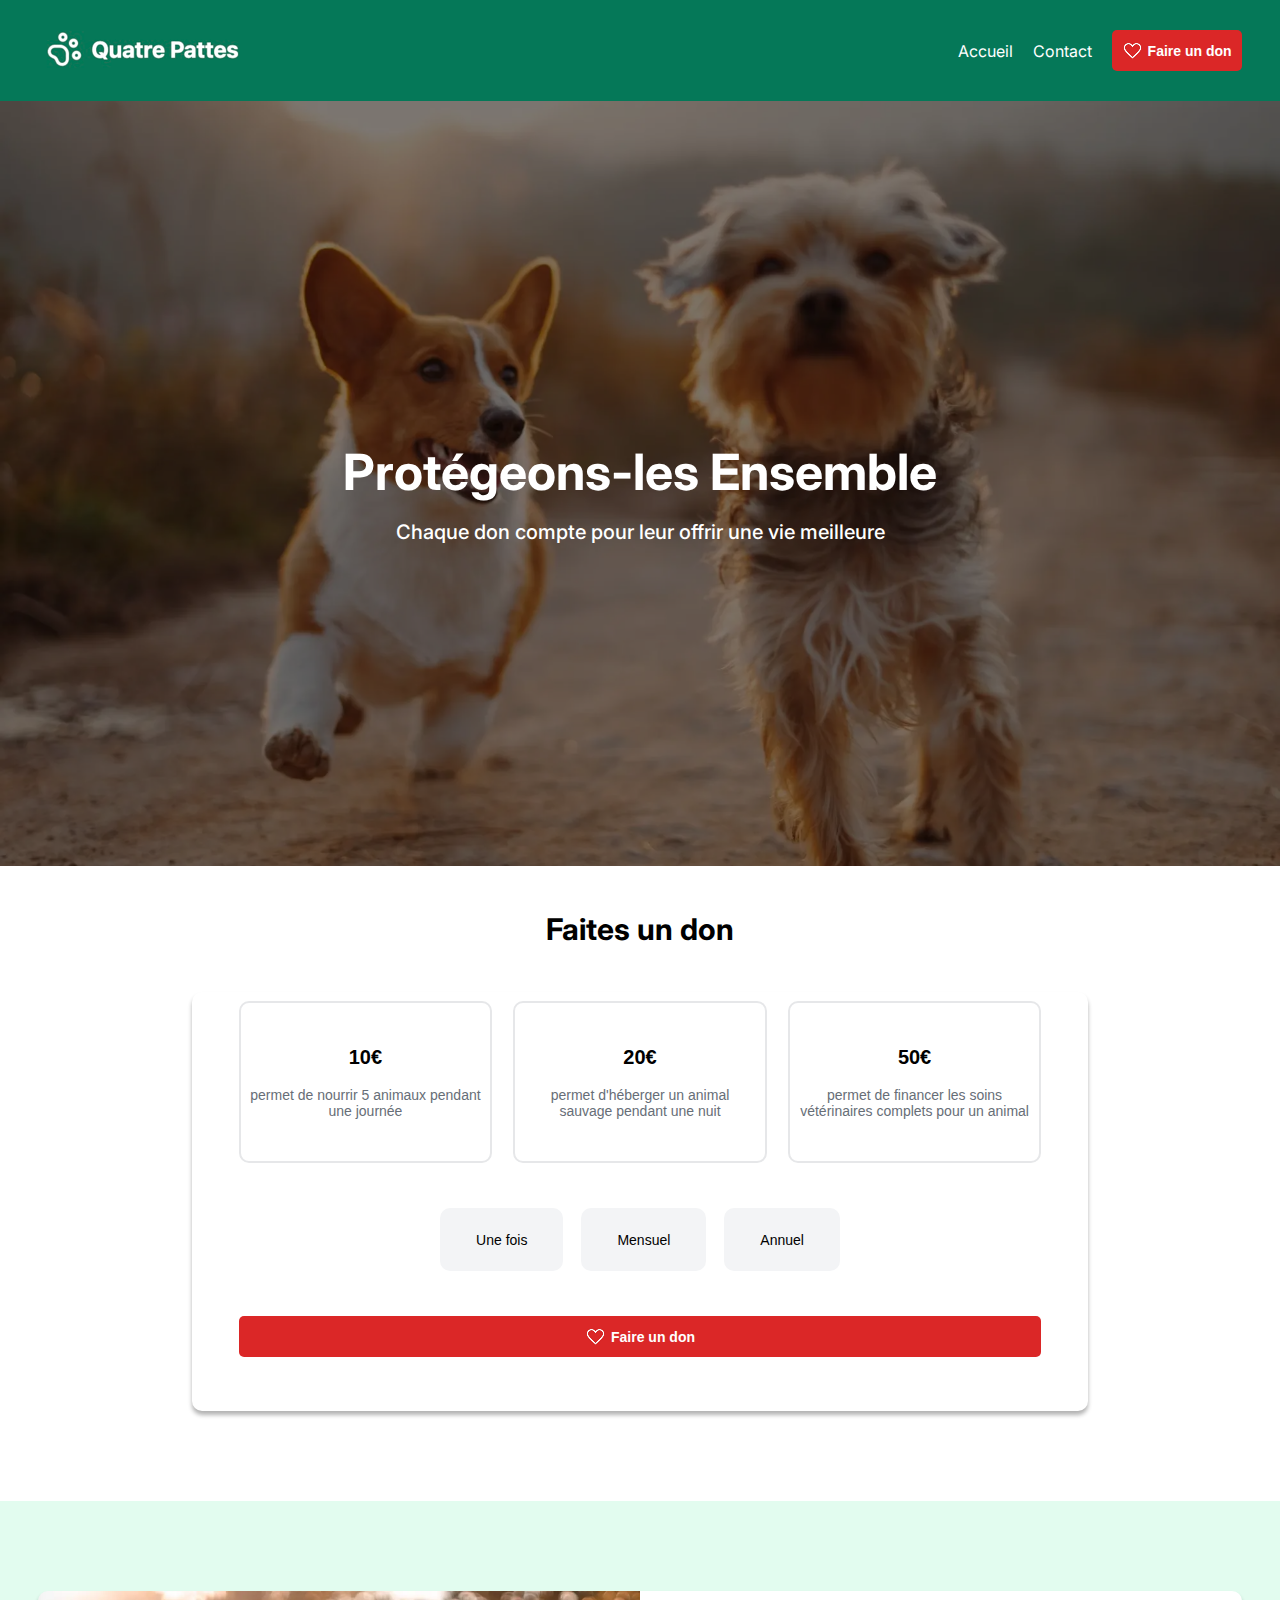
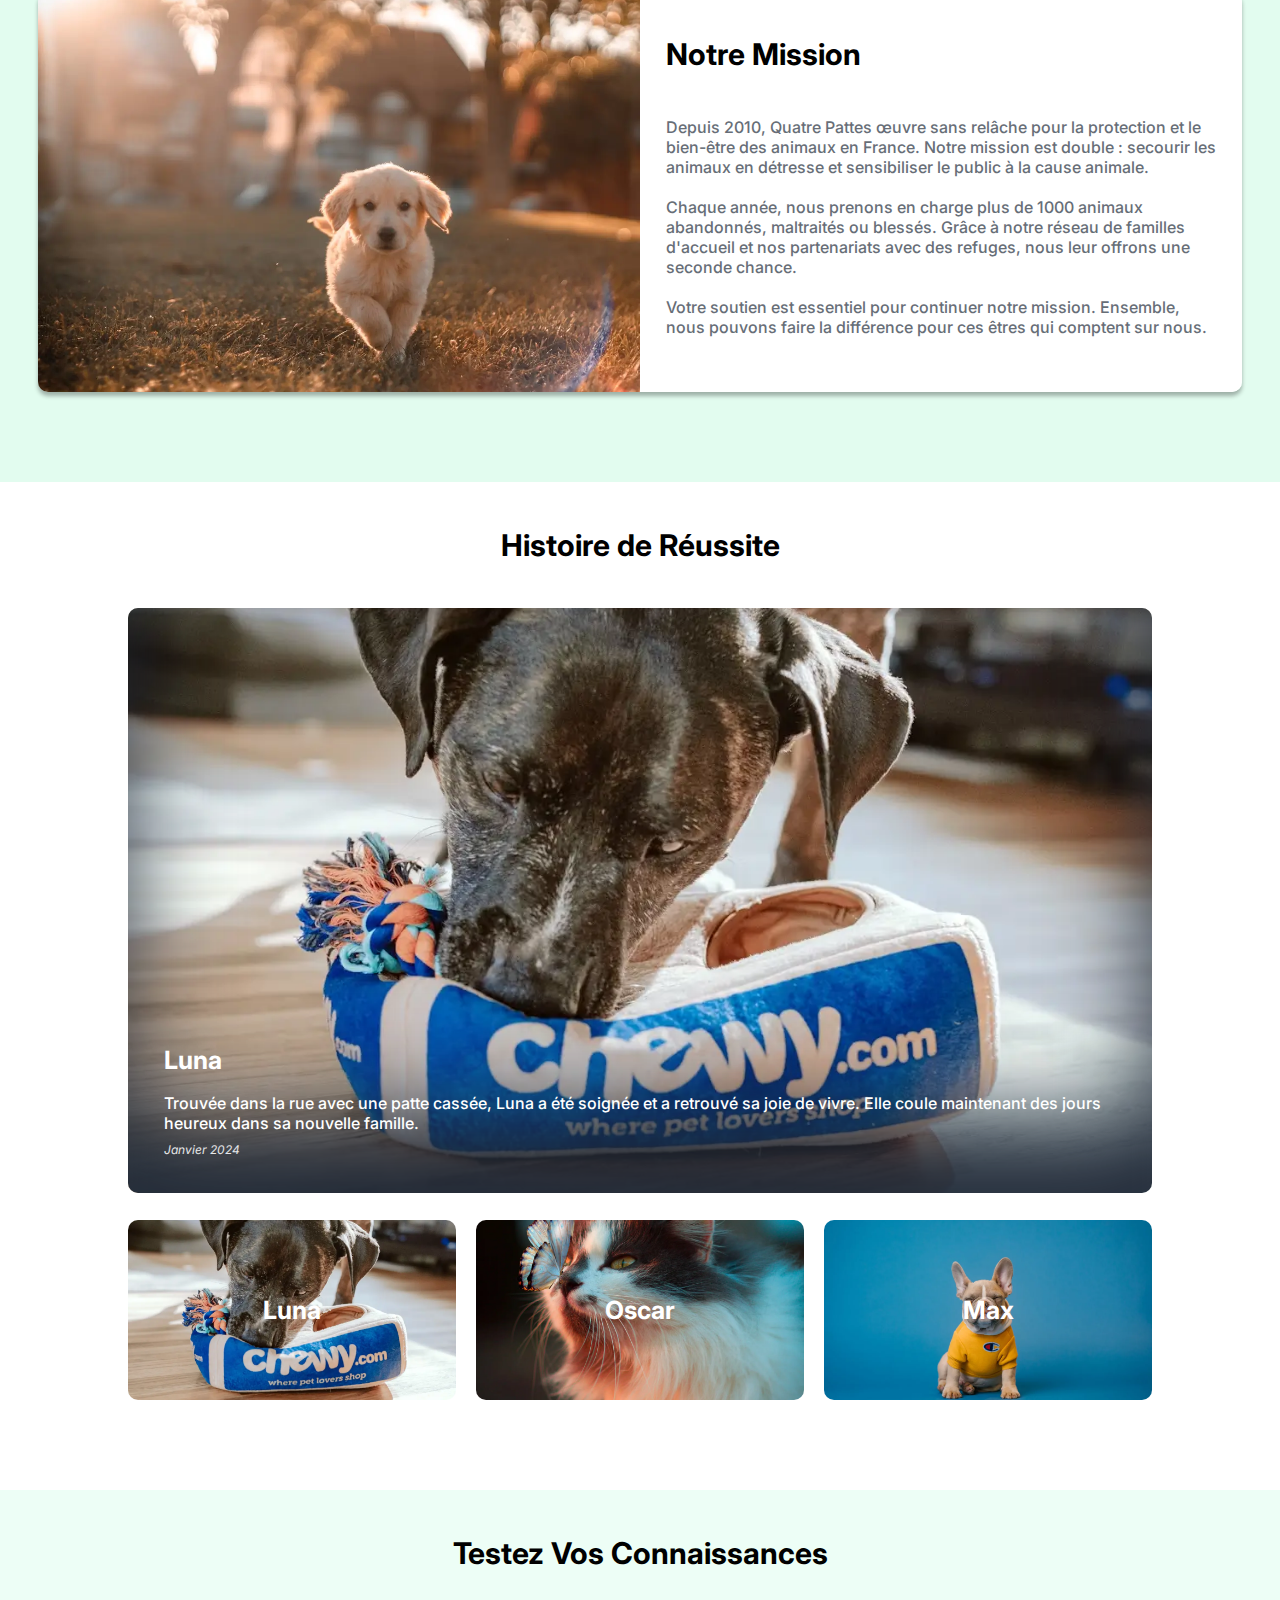
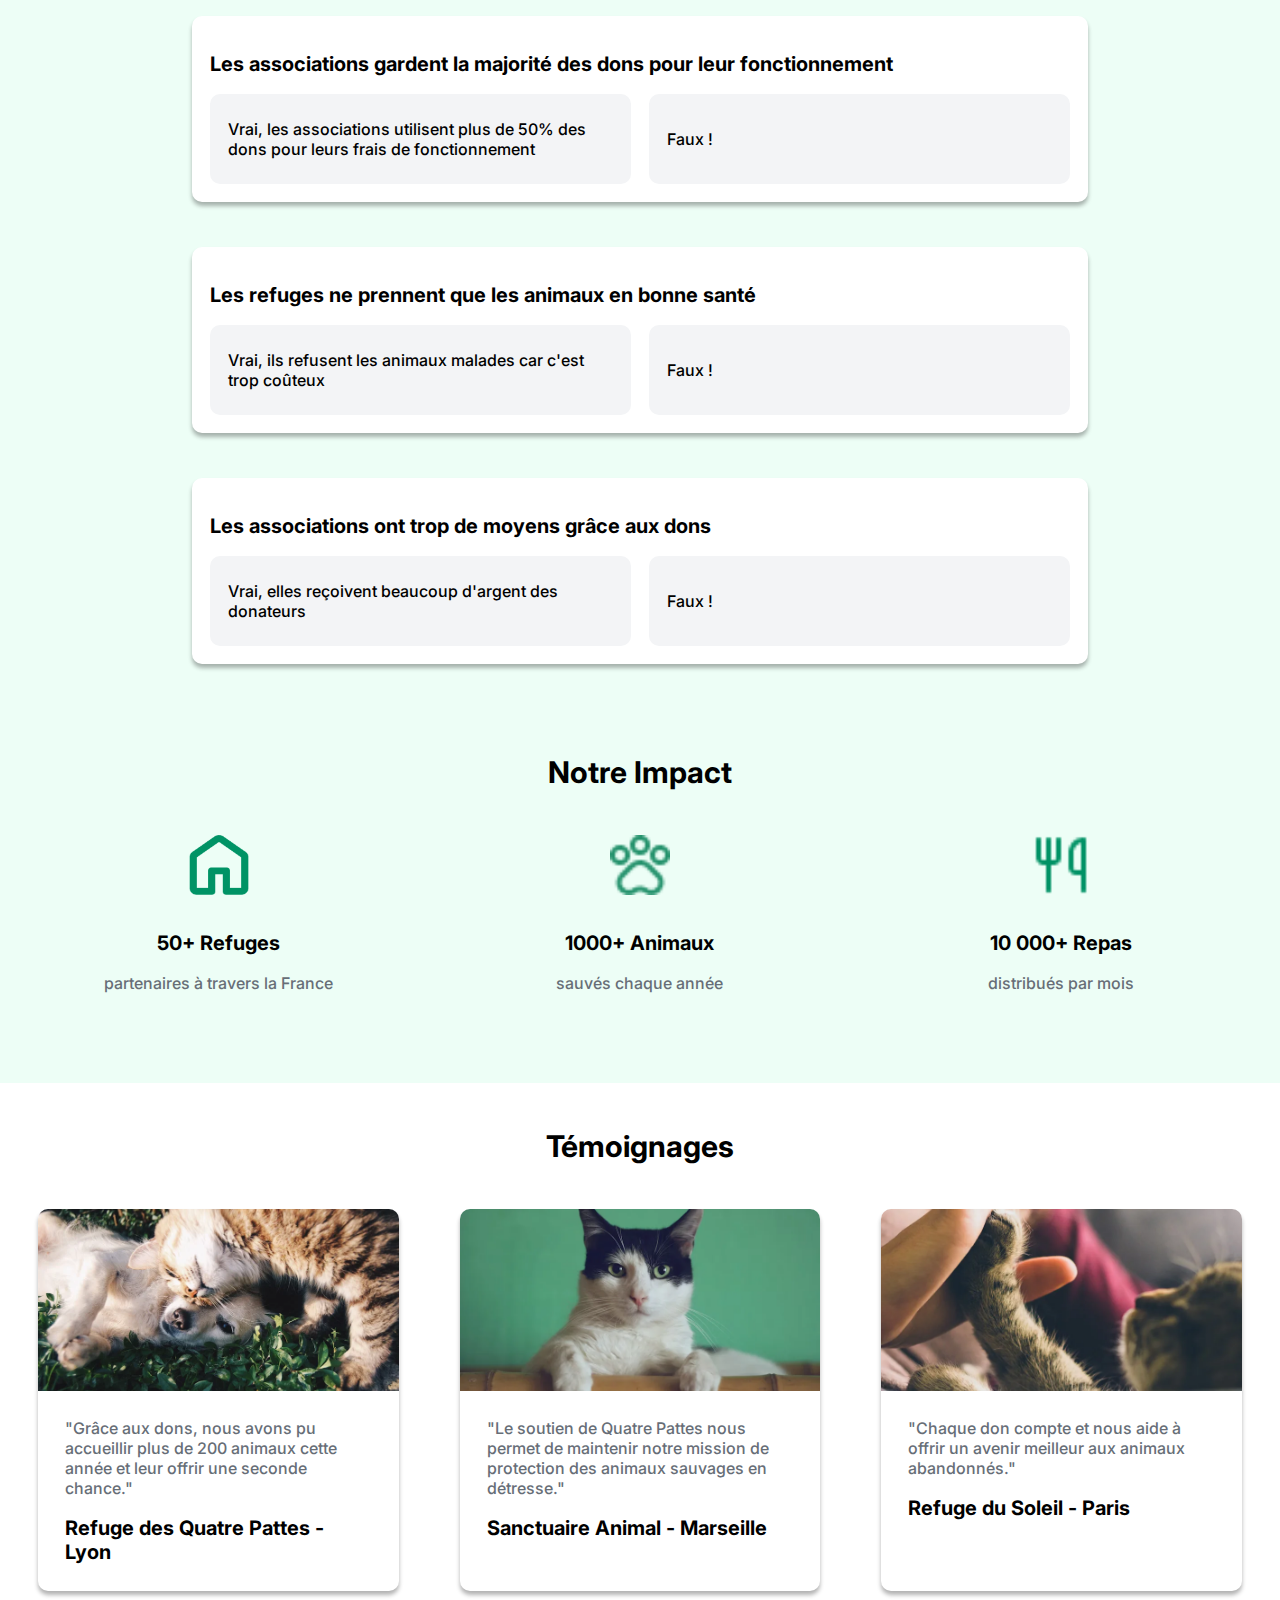
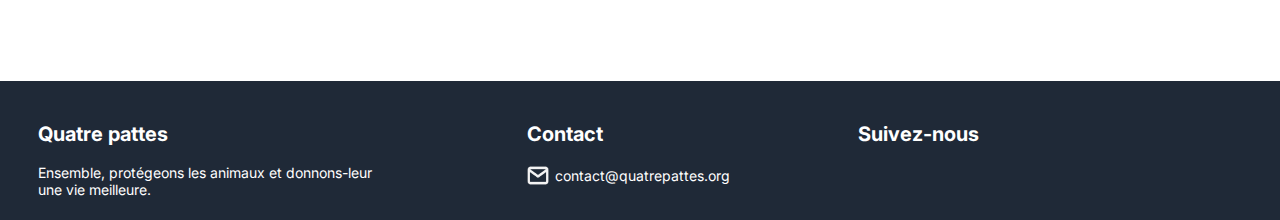
<file: index.html>
<!DOCTYPE html>
<html lang="fr">
<head>
    <meta charset="UTF-8">
    <meta name="viewport" content="width=device-width, initial-scale=1.0">
    <link rel="stylesheet" href="STYLE/style.css">
    <link rel="stylesheet" href="STYLE/responsive.css">
    <link rel="preconnect" href="https://fonts.googleapis.com">
    <link rel="preconnect" href="https://fonts.gstatic.com" crossorigin>
    <link href="https://fonts.googleapis.com/css2?family=Inter:ital,opsz,wght@0,14..32,100..900;1,14..32,100..900&family=Lato:ital,wght@0,100;0,300;0,400;0,700;0,900;1,100;1,300;1,400;1,700;1,900&family=Merienda:wght@300..900&family=Montserrat:ital,wght@0,100..900;1,100..900&family=Open+Sans:ital,wght@0,300..800;1,300..800&display=swap" rel="stylesheet">
    <link rel="shortcut icon" href="Images/logo-green-icon.png" type="image/x-icon">    
    <title>Page d'accueil de Quatre pattes</title>
</head>
<body>
    <header>
        <nav>
            <div id="icons_header">
                <img src="Images/logo-quattre-pattes.PNG" alt="Logo de Quatre Pattes">
                <img src="Images/Close.png" alt="icône de fermeture du menu" id="close_menu">
            </div>
            <div id="menu_header">
                <a href="index.html">Accueil</a>
                <a href="contact.html">Contact</a>
                <button id="donate">
                    <img src="Images/Heart.png" alt="Icône coeur">
                    Faire un don
                </button>
            </div>
        </nav>
        <section id="hero">
            <div id="textbox_hero">
                <h1>Protégeons-les Ensemble</h1>
                <p>Chaque don compte pour leur offrir une vie meilleure</p>
            </div>
            <div id="calque_bg"></div>
        </section>
    </header>
    <main>
        <section id="faire_un_don">
            <h2>Faites un don</h2>
            <div id="don_box">
                <div id="choix_prix">
                    <button id="don1" class="prix_don" onclick="changeBtn(this)">
                        <p>10€</p>
                        <p class="desc_don">permet de nourrir 5 animaux pendant une journée</p>
                    </button>
                    <button id="don2" class="prix_don" onclick="changeBtn(this)">
                        <p>20€</p>
                        <p class="desc_don">permet d'héberger un animal sauvage pendant une nuit</p>
                    </button>
                    <button id="don3" class="prix_don" onclick="changeBtn(this)">
                        <p>50€</p>
                        <p class="desc_don">permet de financer les soins vétérinaires complets pour un animal</p>
                    </button>
                </div>
                <div id="choix_paiement">
                    <button id="paiement1" class="paiement" onclick="changeBtn(this)">
                        <p>Une fois</p>
                    </button>
                    <button id="paiement2" class="paiement" onclick="changeBtn(this)">
                        <p>Mensuel</p>
                    </button>
                    <button id="paiement3" class="paiement" onclick="changeBtn(this)">
                        <p>Annuel</p>
                    </button>
                </div>
                <button id="donate_big" onclick="showRecap()">
                    <img src="Images/Heart.png" alt="Icône coeur">
                    Faire un don
                </button>
            </div>
        </section>
        <section id="notre_mission">
            <div id="box_img_text">
                <img src="Images/img_notre_mission.webp" alt="image d'un chiot qui court dans un jardin">
                <div id="nm_box_text">
                    <h2>Notre Mission</h2>
                    <p>Depuis 2010, Quatre Pattes œuvre sans relâche pour la protection et le bien-être des animaux en France. Notre mission est double : secourir les animaux en détresse et sensibiliser le public à la cause animale.
                    <br>
                    <br>
                    Chaque année, nous prenons en charge plus de 1000 animaux abandonnés, maltraités ou blessés. Grâce à notre réseau de familles d'accueil et nos partenariats avec des refuges, nous leur offrons une seconde chance.
                    <br>
                    <br>
                    Votre soutien est essentiel pour continuer notre mission. Ensemble, nous pouvons faire la différence pour ces êtres qui comptent sur nous.
                    <br>
                    <br>
                    </p>
                </div>
            </div>
        </section>
        <section id="reussite">
            <h2>Histoire de Réussite</h2>
            <div id="slider">
                <div id="div_principale">
                    <h3 id="slider_title">Luna</h3>
                    <p id="slider_desc">Trouvée dans la rue avec une patte cassée, Luna a été soignée et a retrouvé sa joie de vivre. Elle coule maintenant des jours heureux dans sa nouvelle famille.</p>
                    <p id="slider_legend">Janvier 2024</p>
                </div>
                <div id="div_secondaire">
                    <div id="slider_preview1" class="slider_preview" onclick="changePvw(this)">
                        <h3>Luna</h3>
                    </div>
                    <div id="slider_preview2" class="slider_preview" onclick="changePvw(this)">
                        <h3>Oscar</h3>
                    </div>
                    <div id="slider_preview3" class="slider_preview" onclick="changePvw(this)">
                        <h3>Max</h3>
                    </div>
                </div>
            </div>
        </section>
        <section id="quiz">
            <h2>Testez Vos Connaissances</h2>
            <div id="question1" class="question">
                <h3>Les associations gardent la majorité des dons pour leur fonctionnement</h3>
                <div class="reponse">
                    <div class="vrai" id="vrai1" onclick="checkAswr(this)">
                        <p>Vrai, les associations utilisent plus de 50% des dons pour leurs frais de fonctionnement</p>
                    </div>
                    <div class="faux" id="faux1" onclick="checkAswr(this)">
                        <p>Faux !</p>
                    </div>
                </div>
            </div>
            <div id="question2" class="question">
                <h3>Les refuges ne prennent que les animaux en bonne santé</h3>
                <div class="reponse">
                    <div class="vrai" id="vrai2" onclick="checkAswr(this)">
                        <p>Vrai, ils refusent les animaux malades car c'est trop coûteux</p>
                    </div>
                    <div class="faux" id="faux2" onclick="checkAswr(this)">
                        <p>Faux !</p>
                    </div>
                </div>
            </div>
            <div id="question3" class="question">
                <h3>Les associations ont trop de moyens grâce aux dons</h3>
                <div class="reponse" >
                    <div class="vrai" id="vrai3" onclick="checkAswr(this)">
                        <p>Vrai, elles reçoivent beaucoup d'argent des donateurs</p>
                    </div>
                    <div class="faux" id="faux3" onclick="checkAswr(this)">
                        <p>Faux !</p>
                    </div>
                </div>
            </div>
        </section>
        <section id="impact">
            <h2>Notre Impact</h2>
            <div id="impact_number">
                <div id="impact_number1" class="impact_numbers">
                    <img src="Images/home-icon.png" alt="icône de maison">
                    <p>50+ Refuges</p>
                    <p>partenaires à travers la France</p>
                </div>
                <div id="impact_number2" class="impact_numbers">
                    <img src="Images/logo-green-icon.png" alt="icône d'une patte de chat">
                    <p>1000+ Animaux</p>
                    <p>sauvés chaque année</p>
                </div>
                <div id="impact_number3" class="impact_numbers">
                    <img src="Images/meal-icon.png" alt="icône de couverts de table">
                    <p>10 000+ Repas</p>
                    <p>distribués par mois</p>
                </div>
            </div>
        </section>
        <section id="temoignages">
            <h2>Témoignages</h2>
            <div id="temoignages_box">
                <div id="temoignage1" class="temoignage">
                    <img src="Images/img_temoignage_Lyon.webp" alt="image d'un chien et d'un chat">
                    <div class="tem_desc">
                        <p class="tem_citation">"Grâce aux dons, nous avons pu accueillir plus de 200 animaux cette année et leur offrir une seconde chance."</p>
                        <p class="tem_location">Refuge des Quatre Pattes - Lyon</p>
                    </div>
                </div>
                <div id="temoignage2" class="temoignage">
                    <img src="Images/img_temoignage_Marseille.webp" alt="image d'un chat regardant la caméra">
                    <div class="tem_desc">
                        <p class="tem_citation">"Le soutien de Quatre Pattes nous permet de maintenir notre mission de protection des animaux sauvages en détresse."</p>
                        <p class="tem_location">Sanctuaire Animal - Marseille</p>
                    </div>
                </div>
                <div id="temoignage3" class="temoignage">
                    <img src="Images/img_temoignage_Paris.webp" alt="image d'un chaton tapant la main d'un humain">
                    <div class="tem_desc">
                        <p class="tem_citation">"Chaque don compte et nous aide à offrir un avenir meilleur aux animaux abandonnés."</p>
                        <p class="tem_location">Refuge du Soleil - Paris</p>
                    </div>
                </div>
            </div>
        </section>
    </main>
    <footer>
        <div id="menu_footer">
            <div class="menus_footer">
                <h3>Quatre pattes</h3>
                <p>Ensemble, protégeons les animaux et donnons-leur une vie meilleure.</p>
            </div>
            <div class="menu_footer">
                <h3>Contact</h3>
                <div id="mail_box">
                    <img src="Images/mail-icon.png" alt="icône d'adresse mail">
                    <p>contact@quatrepattes.org</p>
                </div>
            </div>
            <div class="menu_footer">
                <h3>Suivez-nous</h3>
            </div>
        </div>
    </footer>

    <!-- SCRIPTS -->
    <script src="INTERACTIONS/cta.js"></script>
    <script src="INTERACTIONS/diaporama.js"></script>
    <script src="INTERACTIONS/quiz.js"></script>
</body>
</html>
</file>
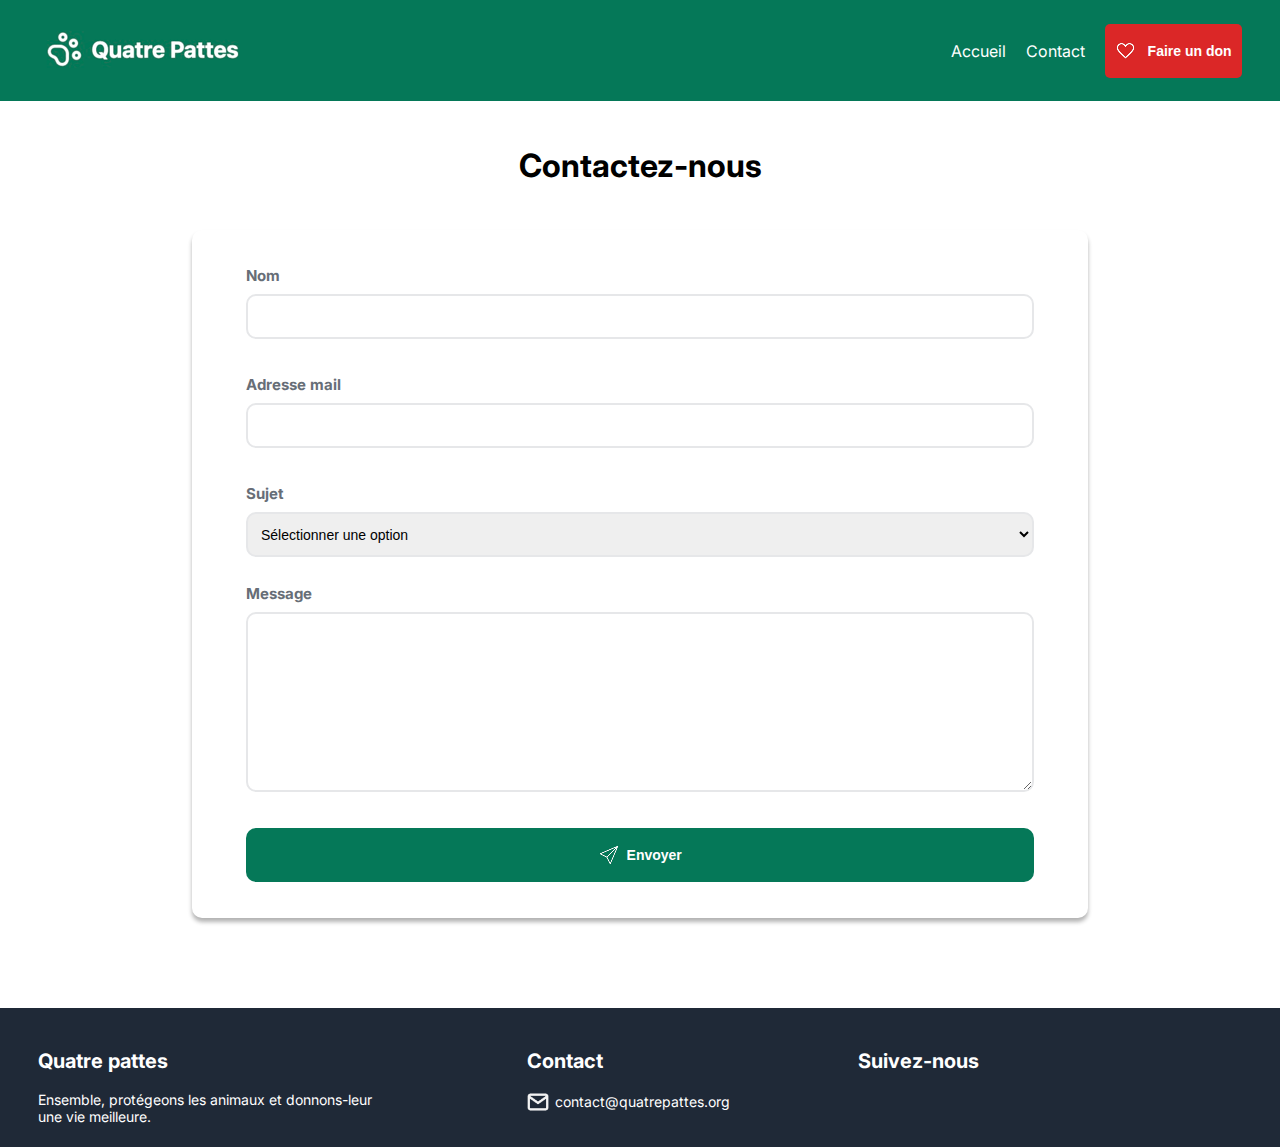
<file: contact.html>
<!DOCTYPE html>
<html lang="fr">
<head>
    <meta charset="UTF-8">
    <meta name="viewport" content="width=device-width, initial-scale=1.0">
    <link rel="stylesheet" href="STYLE/style.css">
    <link rel="stylesheet" href="STYLE/form.css">
    <link rel="stylesheet" href="STYLE/responsive.css">
    <link rel="preconnect" href="https://fonts.googleapis.com">
    <link rel="preconnect" href="https://fonts.gstatic.com" crossorigin>
    <link href="https://fonts.googleapis.com/css2?family=Inter:ital,opsz,wght@0,14..32,100..900;1,14..32,100..900&family=Lato:ital,wght@0,100;0,300;0,400;0,700;0,900;1,100;1,300;1,400;1,700;1,900&family=Merienda:wght@300..900&family=Montserrat:ital,wght@0,100..900;1,100..900&family=Open+Sans:ital,wght@0,300..800;1,300..800&display=swap" rel="stylesheet">
    <link rel="shortcut icon" href="Images/logo-green-icon.png" type="image/x-icon">    
    <title>Page de contact</title>
</head>
<body>
    <header>
        <nav>
            <div id="icons_header">
                <img src="Images/logo-quattre-pattes.PNG" alt="Logo de Quatre Pattes">
                <img src="Images/Close.png" alt="icône de fermeture du menu" id="close_menu">
            </div>
            <div id="menu_header">
                <a href="index.html">Accueil</a>
                <a href="contact.html">Contact</a>
                <button id="donate">
                    <img src="Images/Heart.png" alt="Icône coeur">
                    Faire un don
                </button>
            </div>
        </nav>
    </header>
    <main>
        <h1>Contactez-nous</h1>
        <div id="form_box">
            <form>
                <label for="nom">Nom</label>
                <input type="text" name="nom_complet" id="nom">
                <div class="obligatoire"></div>

                <label for="mail">Adresse mail</label>
                <input type="text" name="email" id="mail">
                <div class="obligatoire"></div>

                <label for="sujet_msg">Sujet</label>
                <select name="subject" id="sujet_msg">
                    <option value="sélection" selected>Sélectionner une option</option>
                    <option value="don">Faire un don</option>
                    <option value="bénévolat">Devenir bénévole</option>
                    <option value="global">Questions générales</option>
                </select>

                <label for="contenu_msg">Message</label>
                <textarea name="msg" id="contenu_msg"></textarea>
                <div class="obligatoire"></div>

                <button id="submit_btn">
                    <img src="Images/Sent.png" alt="icône d'envoie du message">
                    Envoyer
                </button>
            </form>
        </div>
    </main>
    <footer>
        <div id="menu_footer">
            <div class="menus_footer">
                <h3>Quatre pattes</h3>
                <p>Ensemble, protégeons les animaux et donnons-leur une vie meilleure.</p>
            </div>
            <div class="menu_footer">
                <h3>Contact</h3>
                <div id="mail_box">
                    <img src="Images/mail-icon.png" alt="icône d'adresse mail">
                    <p>contact@quatrepattes.org</p>
                </div>
            </div>
            <div class="menu_footer">
                <h3>Suivez-nous</h3>
            </div>
        </div>
    </footer>

    <!-- SCRIPTS -->
    <script src="INTERACTIONS/form.js"></script>
</body>
</html>
</file>
<file: STYLE/style.css>
/* GLOBAL */
* {
    margin: 0;
    padding: 0;
    box-sizing: border-box;
}

    /* Couleurs de l'enseigne */
:root {
    --blanc: #FFFFFF;
    --pomme: #E2FCEF;
    --pomme_granny: #EDFEF6;
    --correct: #DCFCE7;
    --forest_day: #0CB981;
    --forest_night: #057858;
    --noir: #000000;
    --calque: rgb(0, 0, 0, 0.5);
    --calque_clair: rgb(0, 0, 0, 0.3);
    --night: #1F2937;
    --dark_grey: #676E77;
    --light_grey: #E6E7E9;
    --bg_grey: #F3F4F6;
    --bouton_rouge: #DB2727;
    --faux: #FFE2E2;
}

    /* Police du texte */
body {
    font-family: "Inter", serif;
}

/* SPECIFICITES COMMUNES DES ELELEMENTS DE LA PAGE */
    /* Flexboxs */
nav, section, footer, #menu_header, #donate, #choix_prix, #choix_paiement, .paiement, #donate_big, #box_img_text, #div_principale, #div_secondaire, .slider_preview, .reponse, .score, .vrai, .faux, .mauvaise_reponse, .bonne_reponse, #impact_number, .impact_numbers, #temoignages_box, .temoignage, .tem_desc, #menu_footer, #mail_box {
    display: flex;
}

        /* -Direction en colonne */
#faire_un_don, #reussite, #div_principale, #quiz, #impact, .impact_numbers, #temoignages, .temoignage, .tem_desc {
    flex-direction: column;
}

        /* -Axe principal */
nav, #div_secondaire, .reponse, #impact_number, #temoignages_box {
    justify-content: space-between;
}

#hero, #choix_paiement, #donate_big, .slider_preview, .score, .tem_desc {
    justify-content: center;
}

#choix_prix {
    justify-content: space-evenly;
}

        /* -Axe secondaire */
nav, #menu_header, #donate, #hero, #choix_prix, #choix_paiement, .paiement, #donate_big, #reussite, .slider_preview, .reponse, .score, .vrai, .faux, .impact_numbers, #mail_box  {
    align-items: center;
}

    /* Texte */
        /* -Alignement */
h1, h2, #textbox_hero, .prix_don, .paiement {
    text-align: center;
}

        /* -Taille */
h2, .score {
    font-size: 30px;
}

h3, #textbox_hero p, .prix_don, .impact_numbers p:nth-child(2), .tem_location {
    font-size: 20px;
}

#nm_box_text p, #slider_desc, .reponse, .score, .impact_numbers p:nth-child(3), .tem_citation {
    font-size: 16px;
}

#donate, .desc_don, .paiement, #donate_big, #menu_footer p {
    font-size: 14px;
}

        /* -Epaisseur */
h2, h3, #textbox_hero h1, .prix_don {
    font-weight: bold;
}

#donate, #donate_big, .impact_numbers p:nth-child(2), .tem_location, #menu_footer h3 {
    font-weight: 700;
}

#textbox_hero p, .desc_don, #nm_box_text p, #slider_desc, .reponse, .score, .impact_numbers p:nth-child(3), .tem_citation  {
    font-weight: 500;
}

        /* -Couleur */
#menu_header a, #donate, #textbox_hero, .paiement_onclick, #donate_big, #div_principale, #div_secondaire, .score, #menu_footer {
    color: var(--blanc);
}

.desc_don, #nm_box_text p, .mauvaise_reponse, .bonne_reponse, .impact_numbers p:nth-child(3), .tem_citation {
    color: var(--dark_grey);
}

        /* -Marges */
h2 {
    margin: 10vh 0;
}

h3 {
    margin: 2vh 0;
}

    /* Sections */
        /* -Largeur */
#don_box, .question, .score {
    width: 70vw;
}

#box_img_text, #impact_number, #temoignages_box, #menu_footer {
    width: 94vw;
}

        /* -Fond */
.prix_don, #nm_box_text, .question, .score {
    background-color: var(--blanc);
}

.paiement, .vrai, .faux {
    background-color: var(--bg_grey);
}

        /* -Marges */
#box_img_text, #div_principale, #div_secondaire, .question, .score, #menu_footer {
    margin: 0 auto;
}

#don_box, #impact_number, #temoignages_box {
    margin: 0 auto 10vh;
}

.prix_don p:first-child, .desc_don {
    margin: 2vh 0;
}

        /* -Bordures */
#don_box, .prix_don, .paiement, #box_img_text, #div_principale, .slider_preview, .question, .score, .vrai, .faux, .mauvaise_reponse, .bonne_reponse, .temoignage {
    border-radius: 10px;
}

        /* -Ombres extérieures */
#don_box, #box_img_text, .question, .score, .temoignage {
    box-shadow: 0 4px 4px var(--calque_clair);
}

    /* Images */
        /* -Position et placement */
#hero, #div_principale, .slider_preview {
    background-repeat: no-repeat;
    background-position: center;
    background-size: cover;
}

#box_img_text img, .temoignage img {
    object-fit: cover;
    object-position: center;
}

    /* Zones de sélection */
button:hover, select:hover, .prix_don, .slider_preview, .vrai, .faux{
    cursor: pointer;
}

/* HEADER */
    /* Nav */
nav {
    background-color: var(--forest_night);
    padding: 2vh 3vw;
}

#close_menu {
    visibility: hidden;
}

#menu_header a {
    margin-right: 20px;
    text-decoration: none;
}

#donate {
    padding: 10px;
    background-color: var(--bouton_rouge);
    border-radius: 5px;
    border: none;
}

#donate img {
    margin-right: 5px;
}

    /* Hero */
#hero {
    position: relative;
    min-height: 85vh;
    background-image: url("/Images/img_header.webp");
}

#calque_bg {
    position: absolute;
    z-index: 1;
    height: 100%;
    width: 100%;
    background-color: var(--calque);
}

#textbox_hero {
    position: absolute;
    z-index: 2;
}

#textbox_hero h1 {
    font-size: 50px;
    padding: 2vh 0;
}

/* MAIN */
    /* Section "Faites un don" */
#don_box {
    padding: 1vh 2vw;
}

        /* -Boutons des choix des prix */
.prix_don {
    border: solid var(--light_grey) 2px;
    max-width: 30%;
    padding: 1vh;
}

            /* --Boutons des choix des prix: ONCLICK */
.prix_don_onclick {
    background-color: var(--pomme_granny);
    border: solid 3px var(--forest_day) ;
} 

        /* -Boutons des choix des modes de paiements */
#choix_paiement {
    gap: 2vh;
}

.paiement {
    border: none;
    height: 7vh;
    margin: 5vh 0;
    padding: 2vh 4vh;
}

            /* --Boutons des choix des modes de paiements: ONCLICK */
.paiement_onclick {
    background-color: var(--forest_day);
}

        /* -Boutons de récap du don */
#donate_big {
    padding: 10px;
    background-color: var(--bouton_rouge);
    border-radius: 5px;
    border: none;
    width: 95%;
    margin: 0 auto 5vh;
}

#donate_big img {
    margin-right: 5px;
}

    /* Section "Notre mission" */
#notre_mission {
    background-color: var(--pomme);
    padding: 10vh 3vw;
}

#box_img_text img {
    width: 50%;
    border-radius: 10px 0 0 10px;
}

#nm_box_text {
    padding: 0 2vw;
    border-radius: 0 10px 10px 0;
}

#nm_box_text h2 {
    text-align: left;
    margin-bottom: 5vh;
}

    /* Section "Histoire de réussite" */
#reussite h3 {
    font-size: 25px;
}

#div_principale, #div_secondaire {
    width: 80vw;
}

        /* -Zone principale du slider */
#div_principale {
    justify-content: flex-end;
    padding: 4vh;
    border: none;
    min-height: 65vh;
    background-image: url("/Images/img_de_Luna_chien.webp");
    box-shadow: inset 0 -80px 100px var(--night);
}

#slider_desc {
    margin-bottom: 1vh;
}

#slider_legend {
    color: var(--light_grey);
    font-style: italic;
    font-size: 12px;
}

        /* -Zone secondaire du slider */
#div_secondaire {
    margin-bottom: 10vh;
}

.slider_preview {
    margin-top: 3vh;
    min-height: 20vh;
    width: 32%;
    border: none;
}

#slider_preview1 {
    background-image: url("/Images/img_de_Luna_chien.webp");
}

#slider_preview2 {
    background-image: url("/Images/img_de_Oscar_chat.webp");
}

#slider_preview3 {
    background-image: url("/Images/img_de_Max_chien.webp");
}

            /* --Previews des animaux sauvés: ONCLICK */
.slider_preview_onclick {
    border: solid 3px var(--forest_day);
}

    /* Section "Testez Vos Connaissances"*/
#quiz {
    background-color: var(--pomme_granny);
}

        /* -Zones de réponse */
.question, .score {
    padding: 2vh;
    margin-bottom: 5vh;
}

.vrai, .faux {
    padding: 2vh;
    width: 49%;
    min-height: 10vh;
}

            /* --Boutons de réponse: ONCLICK */
.mauvaise_reponse, .bonne_reponse {
    justify-content: flex-start;
    padding: 2vh;
}

.mauvaise_reponse {
    background-color: var(--faux);
}

.bonne_reponse {
    background-color: var(--correct);
}

.mauvaise_reponse img, .bonne_reponse img {
    margin-right: 2vw;
}

.score {
    background-color: var(--forest_day);
}

    /* Section "Notre Impact"*/
#impact {
    background-color: var(--pomme_granny);
}

.impact_numbers {
    gap: 2vh;
    width: 30%;
}

.impact_numbers img {
    height: 60px;
    width: 60px;
    margin-bottom: 2vh;
}

    /* Section "Témoignages"*/
.temoignage {
    width: 30%;
}

.temoignage img {
    max-height: 182px;
    border-radius: 10px 10px 0 0;
}

.tem_desc {
    padding: 3vh;
    border-radius: 0 0 10px 10px;
}

.tem_desc p:first-child {
    margin-bottom: 2vh;
}

/* FOOTER*/
footer {
    background-color: var(--night);
    padding: 2.5vh 0;
}

#menu_footer {
    gap: 10vw;
}

.menus_footer {
    width: 30%;
}

#mail_box {
    gap: 0.5vw;
}

#mail_box img {
    max-height: 23px;
    max-width: 23px;
}
</file>
<file: STYLE/responsive.css>
/* FORMAT TABLETTE */

@media screen and (max-width : 1346px) and (min-width:1145px) {
    /* PAGE ACCUEIL */
    h2 {
        margin: 5vh 0;
    }

        /* Section "Faire un don" */
    #choix_prix {
        height: 18vh;
    }

    .prix_don {
        height: 100%;
    }

        /* Section "Témoignages" */
    #temoignages_box {
        max-height: 60vh;
    }
}

/* FORMAT MOBILE (paysage et portrait) */

@media screen and (max-width : 1145px) and (min-width:650px) {
    /* PAGE ACCUEIL */
        /* Section "Faire un don" */
    #choix_prix {
        flex-direction: column;
        gap: 3vh;
    }

    .prix_don {
        min-width: 100%;
    }

        /* Section "Notre mission" */
    #notre_mission {
        height: 95vh;
    }
    #box_img_text {
        flex-direction: column;
        height: 100%;
    }

    #box_img_text img {
        height: 50%;
        width: 100%;
        border-radius: 10px 10px 0 0 ;
    }

    #nm_box_text {
        height: 50%;
        border-radius: 0 0 10px 10px ;
    }

    #nm_box_text h2 {
    margin: 4vh 0;
    }

    #nm_box_text p {
        font-size: 12px;
    }

        /* Section "Testez vos connaissances" */
    .reponse:not(.mauvaise_reponse, .bonne_reponse) {
        flex-direction: column;
        gap: 2vh;
    }

    .vrai, .faux {
        width: 100%;
    }

        /* Section "Testez vos connaissances" */
    #impact_number {
        flex-direction: column;
        align-items: center;
        gap: 8vh;
        text-align: center;
    }

        /* Section "Témoignages" */
    #temoignages_box {
        flex-direction: column;
        gap: 4vh;
    }

    .temoignage {
        width: 100%;
    }
}

@media screen and (max-width : 650px) {
    /* PAGE ACCUEIL */
    h2 {
        margin: 8vh 0;
    }

        /* Nav */
    nav {
        flex-direction: column;
        align-items: flex-start;
        gap: 1vh;
    }

    #close_menu {
        visibility: visible;
        width: 20px;
        height: 20px;
        justify-self: flex-end;
    }

    #icons_header {
        display: flex;
        justify-content: space-between;
        align-items: center;
        width: 100%;
    }

    #menu_header {
        flex-direction: column;
        align-items: flex-start;
        width: 100%;
        gap: 2vh;
    }

    #menu_header a {
        padding: 0 5vw;
    }

    #donate {
        width: 100%;
    }

        /* Section "Faire un don" */
    #choix_prix {
        flex-direction: column;
        gap: 3vh;
    }

    .prix_don {
        min-width: 100%;
    }

    /* Section "Notre mission" */

    #notre_mission {
        height: 95vh;
    }
    #box_img_text {
        flex-direction: column;
        height: 100%;
    }

    #box_img_text img {
        height: 50%;
        width: 100%;
        border-radius: 10px 10px 0 0 ;
    }

    #nm_box_text {
        height: 50%;
        border-radius: 0 0 10px 10px ;
    }

    #nm_box_text h2 {
    margin: 4vh 0;
    }

    #nm_box_text p {
        font-size: 12px;
    }

    /* Section "Testez vos connaissances" */
    .reponse:not(.mauvaise_reponse, .bonne_reponse) {
        flex-direction: column;
        gap: 2vh;
    }

    .vrai, .faux {
        width: 100%;
    }

    /* Section "Testez vos connaissances" */

    #impact_number {
        flex-direction: column;
        align-items: center;
        gap: 8vh;
        text-align: center;
    }

    /* Section "Témoignages" */

    #temoignages_box {
        flex-direction: column;
        gap: 4vh;
    }

    .temoignage {
        width: 100%;
    }

    /* Footer */

    #menu_footer {
        flex-direction: column;
        gap: 2vh;
    }

    .menus_footer {
        width: 100%;
    }

    /* PAGE CONTACT */

    #form_box {
        width: 90vw;
    }
}
</file>
<file: STYLE/form.css>
h1 {
    margin: 5vh 0 ;
}

/* Formulaire */

#form_box {
    display: flex;
    flex-direction: column;
    width: 70vw;
    margin: 0 auto 10vh;
    padding: 1vh 2vw;
    box-shadow: 0 4px 4px var(--calque_clair);
    border-radius: 10px;
    padding: 4vh 6vh;
}

form {
    display: flex;
    flex-direction: column;
    gap: 1vh;
}

label {
    color: var(--dark_grey);
    font-size: 15px;
    font-weight: 700;
}

input, select, textarea {
    border-radius: 10px;
    font-size: 14px;
    padding: 1vh;
}

input, select {
    height: 5vh;
    border: solid 2px var(--light_grey) ;
}

textarea {
    height: 20vh;
    border: solid 2px var(--light_grey) ;
}

.obligatoire {
    color: var(--bouton_rouge) ;
    font-size: 10px;
    margin-left: 1vh;
}

select option:first-of-type {
    color: var(--dark_grey);
}


form div, select {
    margin-bottom: 2vh;
}

button {
    display: flex;
    align-items: center;
    justify-content: center;
    gap: 0.5vw;
    height: 6vh;
    background-color: var(--forest_night);
    border: none;
    border-radius: 10px;
    color: var(--blanc);
    font-size: 14px;
    font-weight: bold;
}
</file>
